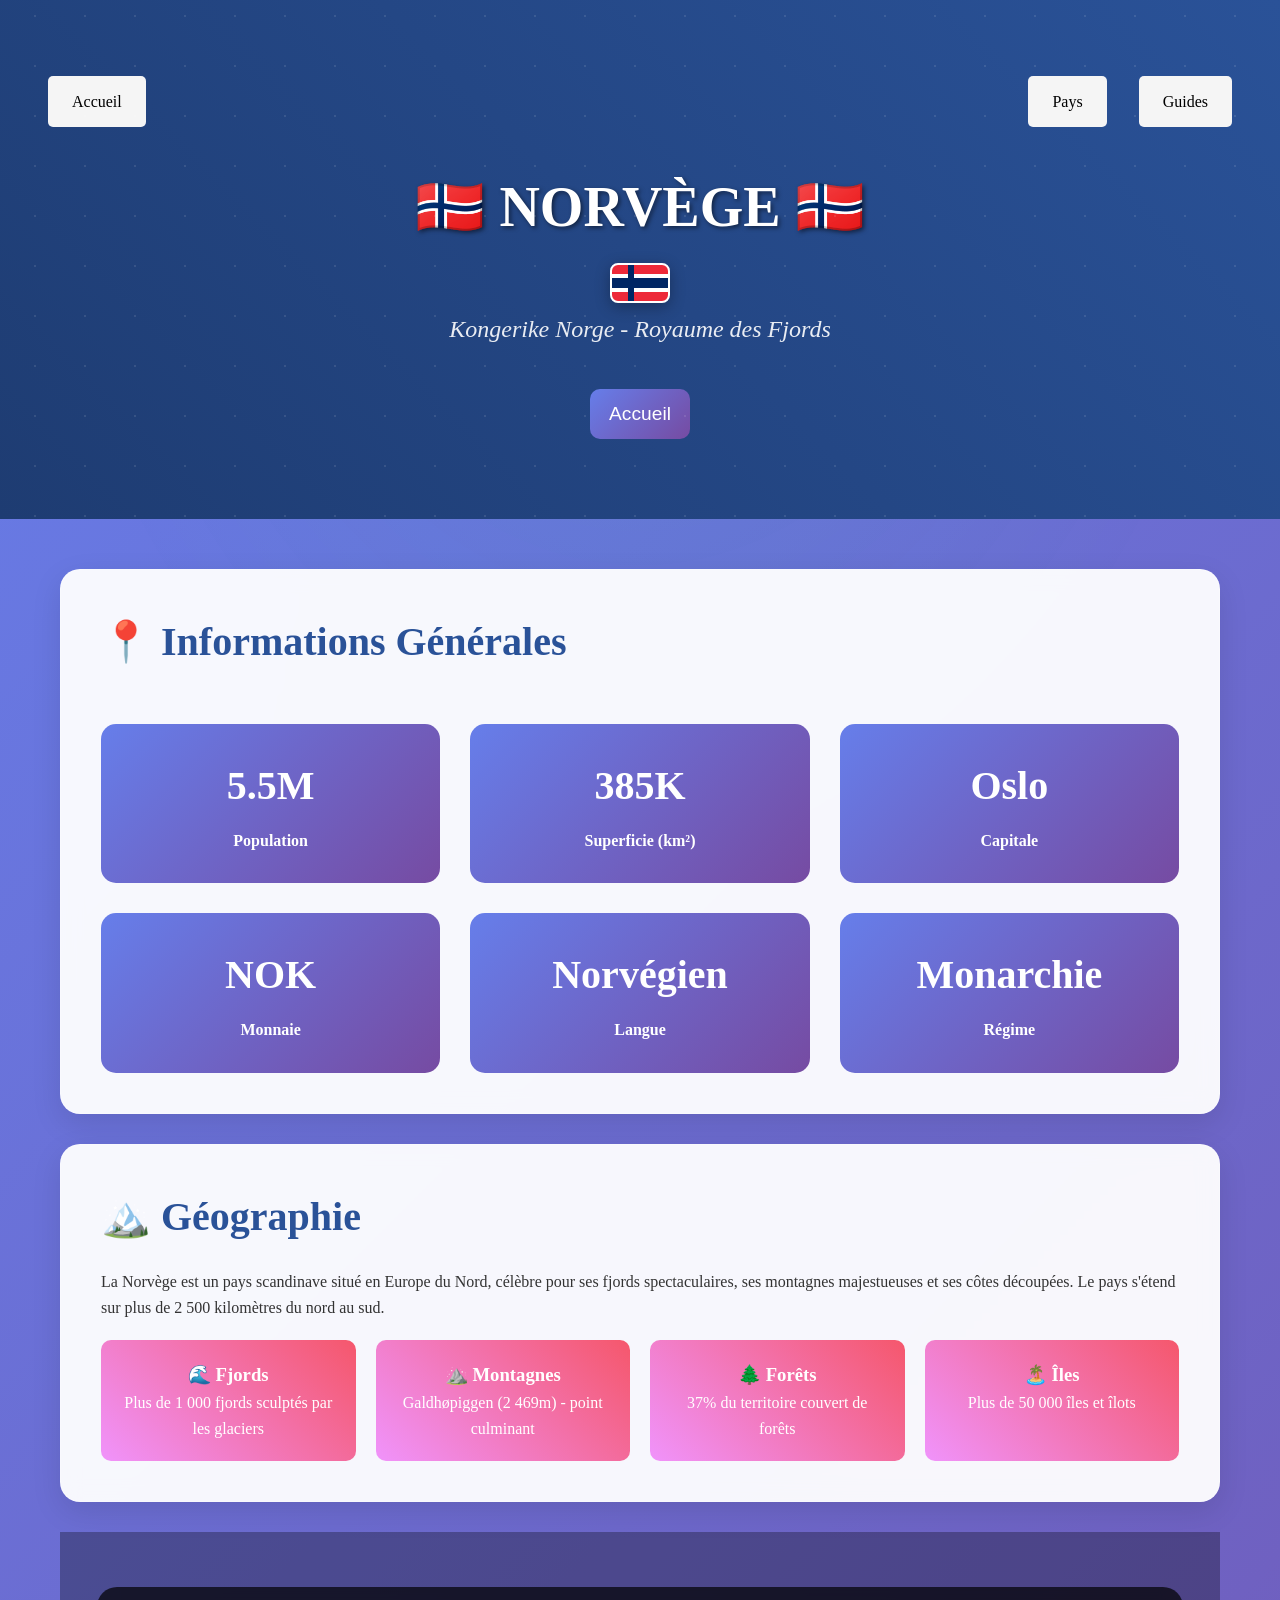
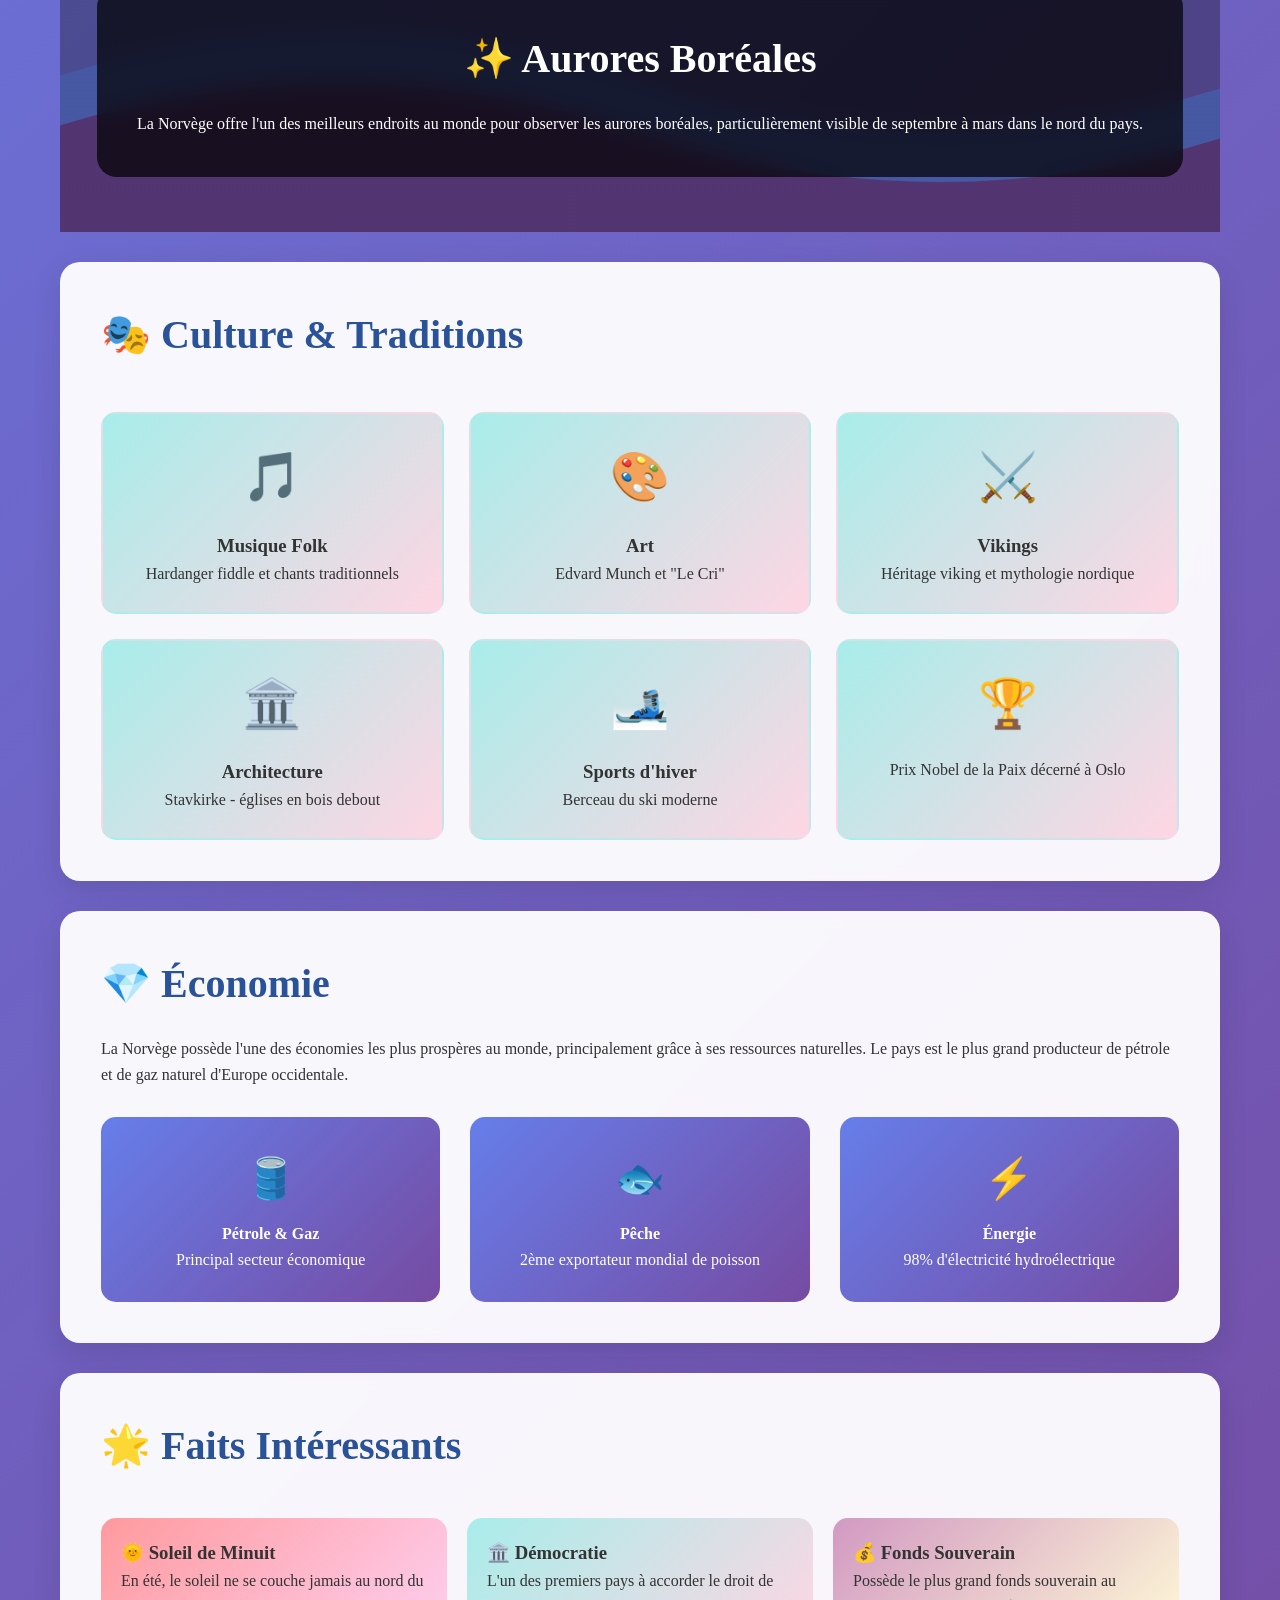
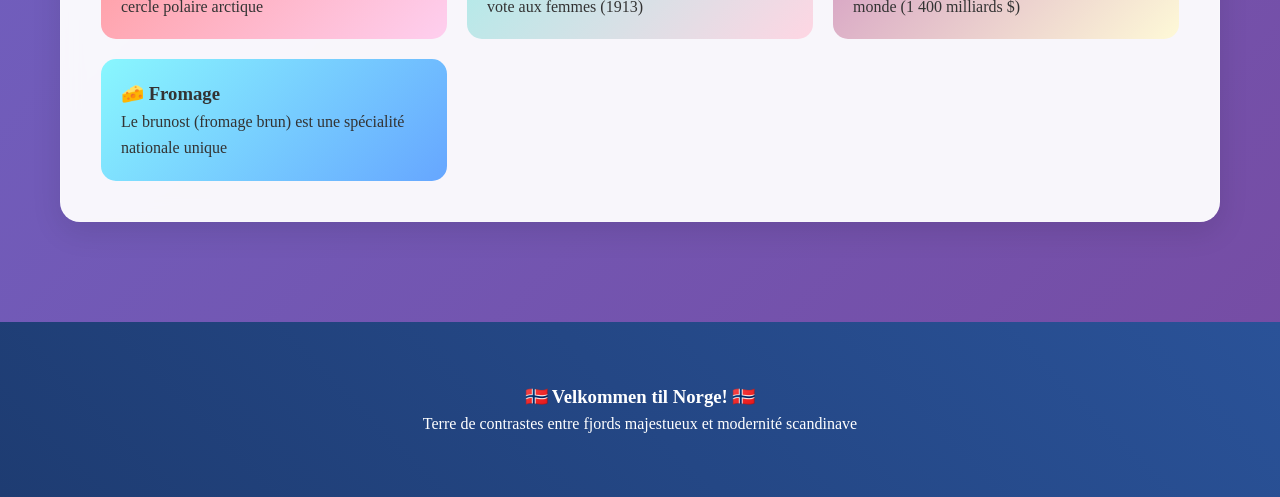
<file: Norvège/index.html>
<!DOCTYPE html>
<html lang="fr">

<head>
    <meta charset="UTF-8">
    <meta name="viewport" content="width=device-width, initial-scale=1.0">
    <link rel="stylesheet" href="style.css">
    <title>Document</title>
</head>

<body>
    <div class="northern-lights"></div>

    <header>
        <div class="footer-nav-bar">
      <nav>
        <ul>
          <li>
            <a href="../index.html" class="dropdown-toggle">Accueil</a>
          </li>
        </ul>
        <ul class="menus-nav">
          <li class="dropdown">
            <a href="#" class="dropdown-toggle">Pays</a>
            <ul class="dropdown-menu">
              <li><a href="../equateur.html">Equateur</a></li>
              <li><a href="/yannick/blackhole.html">???</a></li>
              <li><a href="../italie.html">Italie</a></li>
              <li><a href="../chine.html">Chine</a></li>
              <li><a href="/salah/maroc.html">Maroc</a></li>
              <li><a href="index.html">Norvège</a></li>
            </ul>
          </li>
          <li class="dropdown">
            <a href="#" class="dropdown-toggle">Guides</a>
            <ul class="dropdown-menu">
              <li><a href="../equateur.html">Justin</a></li>
              <li><a href="../chine.html">Bilal</a></li>
              <li><a href="../italie.html">Théo</a></li>
              <li><a href="/salah/maroc.html">Salah</a></li>
              <li><a href="/yannick/blackhole.html">Yannick</a>
              </li>
              <li><a href="index.html">Alex</a></li>
            </ul>
          </li>
        </ul>
      </nav>
        <div class="container">
            <h1>🇳🇴 NORVÈGE 🇳🇴</h1>
            <div class="flag"></div>
            <p class="subtitle">Kongerike Norge - Royaume des Fjords</p>
            <button class="button">
                Accueil
            </button>
        </div>
    </header>

    <div class="container">
        <section class="section">
            <h2>📍 Informations Générales</h2>
            <div class="facts-grid">
                <div class="fact-card">
                    <span class="fact-number">5.5M</span>
                    <strong>Population</strong>
                </div>
                <div class="fact-card">
                    <span class="fact-number">385K</span>
                    <strong>Superficie (km²)</strong>
                </div>
                <div class="fact-card">
                    <span class="fact-number">Oslo</span>
                    <strong>Capitale</strong>
                </div>
                <div class="fact-card">
                    <span class="fact-number">NOK</span>
                    <strong>Monnaie</strong>
                </div>
                <div class="fact-card">
                    <span class="fact-number">Norvégien</span>
                    <strong>Langue</strong>
                </div>
                <div class="fact-card">
                    <span class="fact-number">Monarchie</span>
                    <strong>Régime</strong>
                </div>
            </div>
        </section>

        <section class="section">
            <h2>🏔️ Géographie</h2>
            <p>La Norvège est un pays scandinave situé en Europe du Nord,
                célèbre pour ses fjords spectaculaires, ses montagnes
                majestueuses et ses côtes découpées. Le pays s'étend sur plus de
                2 500 kilomètres du nord au sud.</p>

            <div class="geography-features">
                <div class="feature">
                    <h3>🌊 Fjords</h3>
                    <p>Plus de 1 000 fjords sculptés par les glaciers</p>
                </div>
                <div class="feature">
                    <h3>⛰️ Montagnes</h3>
                    <p>Galdhøpiggen (2 469m) - point culminant</p>
                </div>
                <div class="feature">
                    <h3>🌲 Forêts</h3>
                    <p>37% du territoire couvert de forêts</p>
                </div>
                <div class="feature">
                    <h3>🏝️ Îles</h3>
                    <p>Plus de 50 000 îles et îlots</p>
                </div>
            </div>
        </section>

        <div class="parallax-section">
            <div class="parallax-content">
                <h2>✨ Aurores Boréales</h2>
                <p>La Norvège offre l'un des meilleurs endroits au monde pour
                    observer les aurores boréales, particulièrement visible de
                    septembre à mars dans le nord du pays.</p>
            </div>
        </div>

        <section class="section">
            <h2>🎭 Culture & Traditions</h2>
            <div class="culture-grid">
                <div class="culture-item">
                    <span class="culture-icon">🎵</span>
                    <h3>Musique Folk</h3>
                    <p>Hardanger fiddle et chants traditionnels</p>
                </div>
                <div class="culture-item">
                    <span class="culture-icon">🎨</span>
                    <h3>Art</h3>
                    <p>Edvard Munch et "Le Cri"</p>
                </div>
                <div class="culture-item">
                    <span class="culture-icon">⚔️</span>
                    <h3>Vikings</h3>
                    <p>Héritage viking et mythologie nordique</p>
                </div>
                <div class="culture-item">
                    <span class="culture-icon">🏛️</span>
                    <h3>Architecture</h3>
                    <p>Stavkirke - églises en bois debout</p>
                </div>
                <div class="culture-item">
                    <span class="culture-icon">🎿</span>
                    <h3>Sports d'hiver</h3>
                    <p>Berceau du ski moderne</p>
                </div>
                <div class="culture-item">
                    <span class="culture-icon">🏆</span>
                    <p>Prix Nobel de la Paix décerné à Oslo</p>
                </div>
            </div>
        </section>

        <section class="section">
            <h2>💎 Économie</h2>
            <p>La Norvège possède l'une des économies les plus prospères au
                monde, principalement grâce à ses ressources naturelles. Le pays
                est le plus grand producteur de pétrole et de gaz naturel
                d'Europe occidentale.</p>

            <div class="facts-grid">
                <div class="fact-card">
                    <span class="fact-number">🛢️</span>
                    <strong>Pétrole & Gaz</strong>
                    <p>Principal secteur économique</p>
                </div>
                <div class="fact-card">
                    <span class="fact-number">🐟</span>
                    <strong>Pêche</strong>
                    <p>2ème exportateur mondial de poisson</p>
                </div>
                <div class="fact-card">
                    <span class="fact-number">⚡</span>
                    <strong>Énergie</strong>
                    <p>98% d'électricité hydroélectrique</p>
                </div>
            </div>
        </section>

        <section class="section">
            <h2>🌟 Faits Intéressants</h2>
            <div
                style="display: grid; grid-template-columns: repeat(auto-fit, minmax(300px, 1fr)); gap: 20px; margin-top: 20px;">
                <div
                    style="background: linear-gradient(135deg, #ff9a9e 0%, #fecfef 100%); padding: 20px; border-radius: 15px;">
                    <h3>🌞 Soleil de Minuit</h3>
                    <p>En été, le soleil ne se couche jamais au nord du cercle
                        polaire arctique</p>
                </div>
                <div
                    style="background: linear-gradient(135deg, #a8edea 0%, #fed6e3 100%); padding: 20px; border-radius: 15px;">
                    <h3>🏛️ Démocratie</h3>
                    <p>L'un des premiers pays à accorder le droit de vote aux
                        femmes (1913)</p>
                </div>
                <div
                    style="background: linear-gradient(135deg, #d299c2 0%, #fef9d7 100%); padding: 20px; border-radius: 15px;">
                    <h3>💰 Fonds Souverain</h3>
                    <p>Possède le plus grand fonds souverain au monde (1 400
                        milliards $)</p>
                </div>
                <div
                    style="background: linear-gradient(135deg, #89f7fe 0%, #66a6ff 100%); padding: 20px; border-radius: 15px;">
                    <h3>🧀 Fromage</h3>
                    <p>Le brunost (fromage brun) est une spécialité nationale
                        unique</p>
                </div>
            </div>
        </section>
    </div>

    <footer>
        <div class="container">
            <h3>🇳🇴 Velkommen til Norge! 🇳🇴</h3>
            <p>Terre de contrastes entre fjords majestueux et modernité
                scandinave</p>
        </div>
    </footer>
    <script src="./script.js"></script>
</body>

</html>
</file>
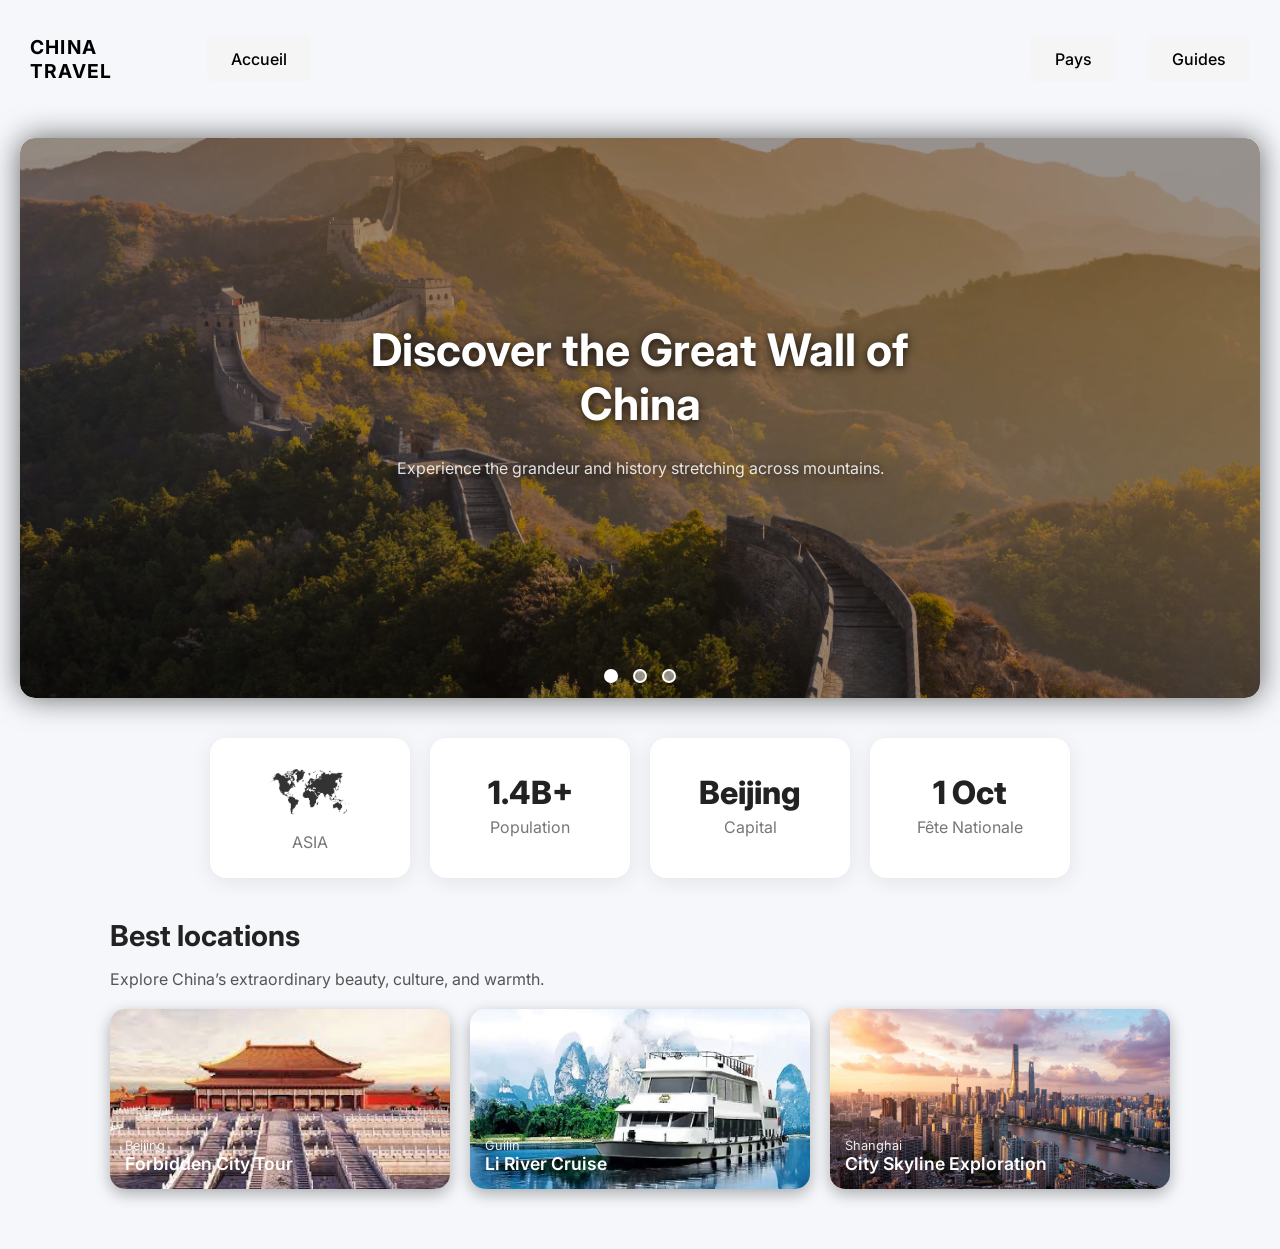
<file: chine.html>
<!DOCTYPE html>
<html lang="en">

<head>
  <meta charset="UTF-8" />
  <meta name="viewport" content="width=device-width, initial-scale=1" />
  <title>CHINA TRAVEL</title>
  <link rel="stylesheet" href="chine.css" />
</head>

<body>
  <header>
    <div class="logo">CHINA TRAVEL</div>
    <nav>
			<ul>
				<li>
					<a href="index.html" class="dropdown-toggle">Accueil</a>
				</li>
			</ul>
			<ul class="menus-nav">
				<li class="dropdown">
					<a href="#" class="dropdown-toggle">Pays</a>
					<ul class="dropdown-menu">
						<li><a href="equateur.html">Equateur</a></li>
						<li><a href="yannick/blackhole.html">???</a></li>
						<li><a href="italie.html">Italie</a></li>
						<li><a href="chine.html">Chine</a></li>
						<li><a href="salah/maroc.html">Maroc</a></li>
						<li><a href="Norvège/index.html">Norvège</a></li>
					</ul>
				</li>
				<li class="dropdown">
					<a href="#" class="dropdown-toggle">Guides</a>
					<ul class="dropdown-menu">
						<li><a href="equateur.html">Justin</a></li>
						<li><a href="chine.html">Bilal</a></li>
						<li><a href="italie.html">Théo</a></li>
						<li><a href="salah/maroc.html">Salah</a></li>
						<li><a href="yannick/blackhole.html">Yannick</a>
						</li>
						<li><a href="Norvège/index.html">Alex</a></li>
					</ul>
				</li>
			</ul>
		</nav>
  </header>

  <section class="hero">
    <input type="radio" name="slider" id="slide1" checked />
    <input type="radio" name="slider" id="slide2" />
    <input type="radio" name="slider" id="slide3" />

    <div class="slides">
      <div class="slide slide1">
        <div class="slide-content">
          <h1>Discover the Great Wall of China</h1>
          <p>Experience the grandeur and history stretching across mountains.
          </p>
        </div>
      </div>
      <div class="slide slide2">
        <div class="slide-content">
          <h1>Explore the Forbidden City</h1>
          <p>Step into the heart of ancient Chinese imperial culture.</p>
        </div>
      </div>
      <div class="slide slide3">
        <div class="slide-content">
          <h1>Relax at Li River</h1>
          <p>Discover stunning landscapes in Guilin’s serene river valley.</p>
        </div>
      </div>
    </div>

    <div class="pagination">
      <label for="slide1" aria-label="Slide 1"></label>
      <label for="slide2" aria-label="Slide 2"></label>
      <label for="slide3" aria-label="Slide 3"></label>
    </div>
  </section>

  <section class="info-cards">
    <div class="info-card">
      <div class="number">
        <img src="Assets/img/continent-icon.png">
      </div>
      <div class="label">ASIA</div>
    </div>
    <div class="info-card">
      <div class="number">1.4B+</div>
      <div class="label">Population</div>
    </div>
    <div class="info-card">
      <div class="number">Beijing</div>
      <div class="label">Capital</div>
    </div>
    <div class="info-card">
      <div class="number">1 Oct</div>
      <div class="label">Fête Nationale</div>
    </div>
  </section>


  <section class="tourism">
    <h3>Best locations</h3>
    <p>Explore China’s extraordinary beauty, culture, and warmth.</p>
    <div class="tourism-cards">
      <a href="#" class="tourism-card card1">
        <div class="tourism-card-info">
          <small>Beijing</small>
          <span>Forbidden City Tour</span>
        </div>
      </a>
      <a href="#" class="tourism-card card2">
        <div class="tourism-card-info">
          <small>Guilin</small>
          <span>Li River Cruise</span>
        </div>
      </a>
      <a href="#" class="tourism-card card3">
        <div class="tourism-card-info">
          <small>Shanghai</small>
          <span>City Skyline Exploration</span>
        </div>
      </a>
    </div>
  </section>
</body>

</html>
</file>
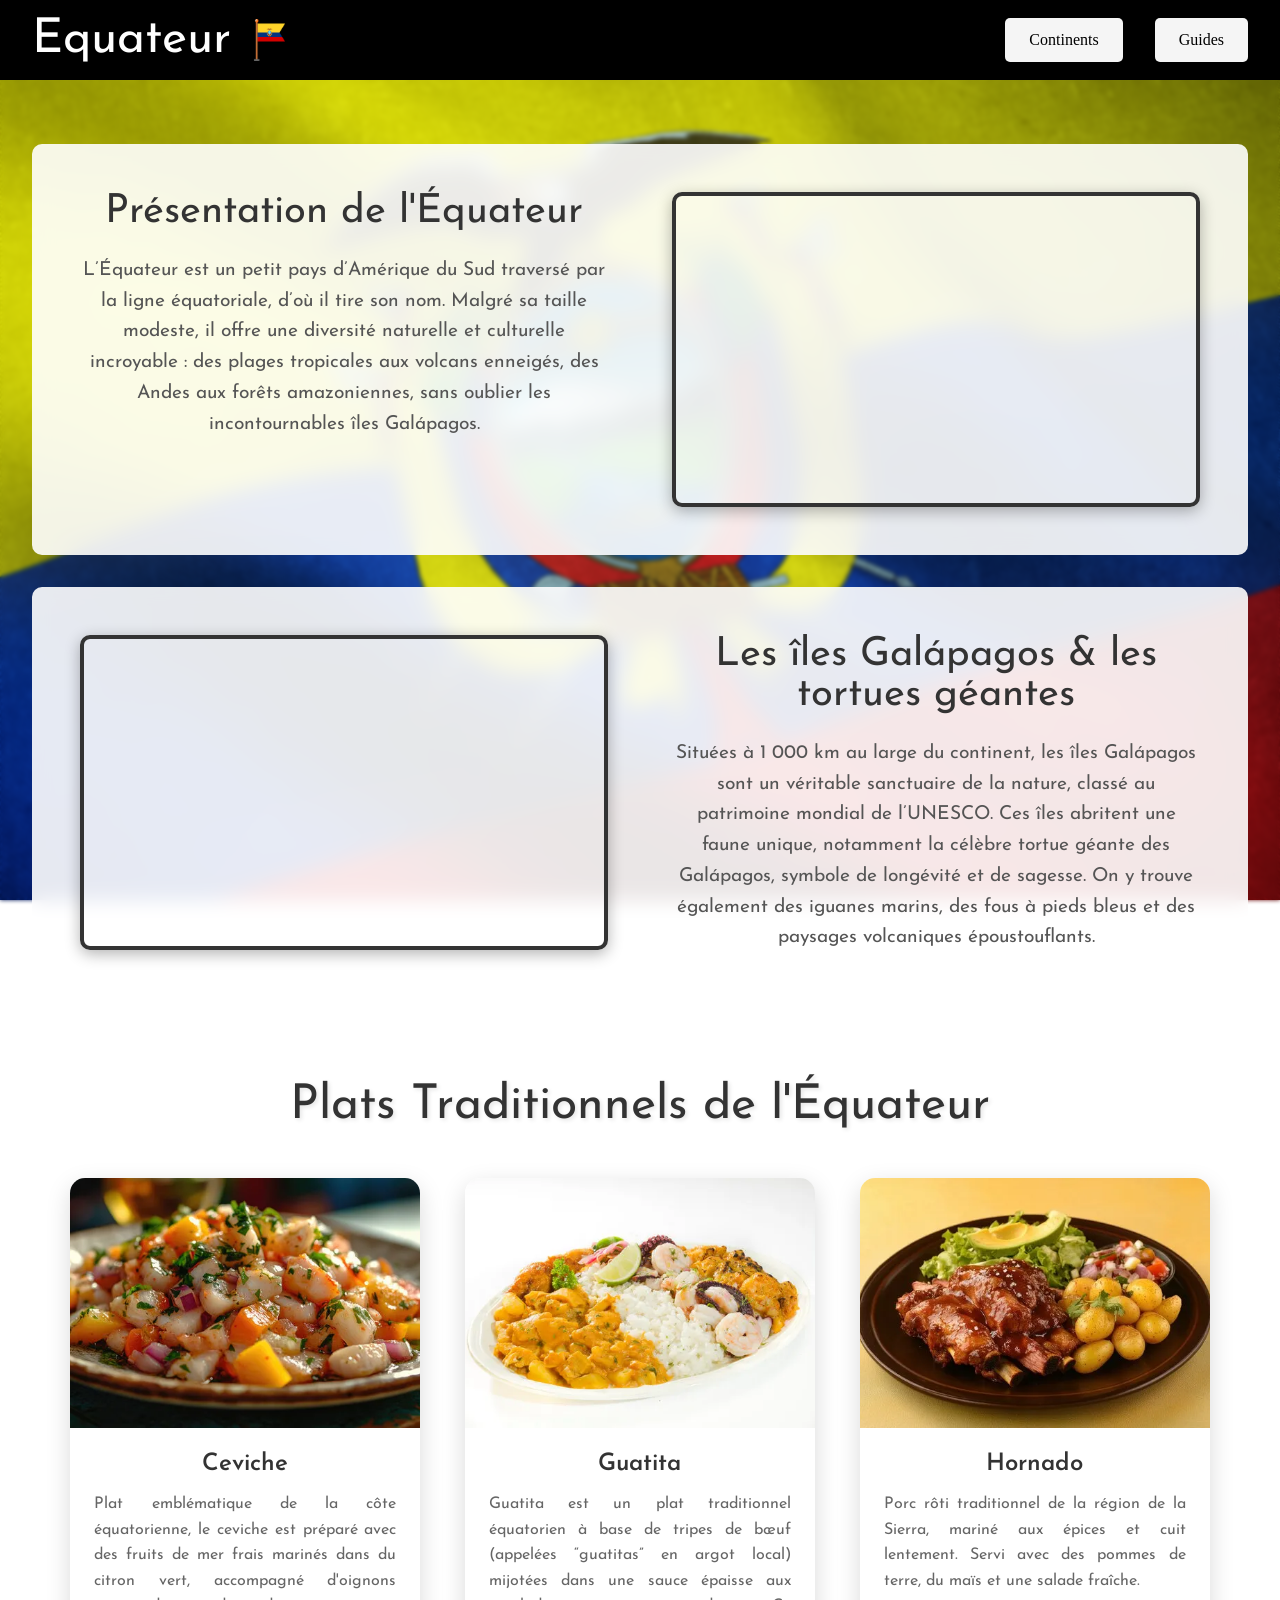
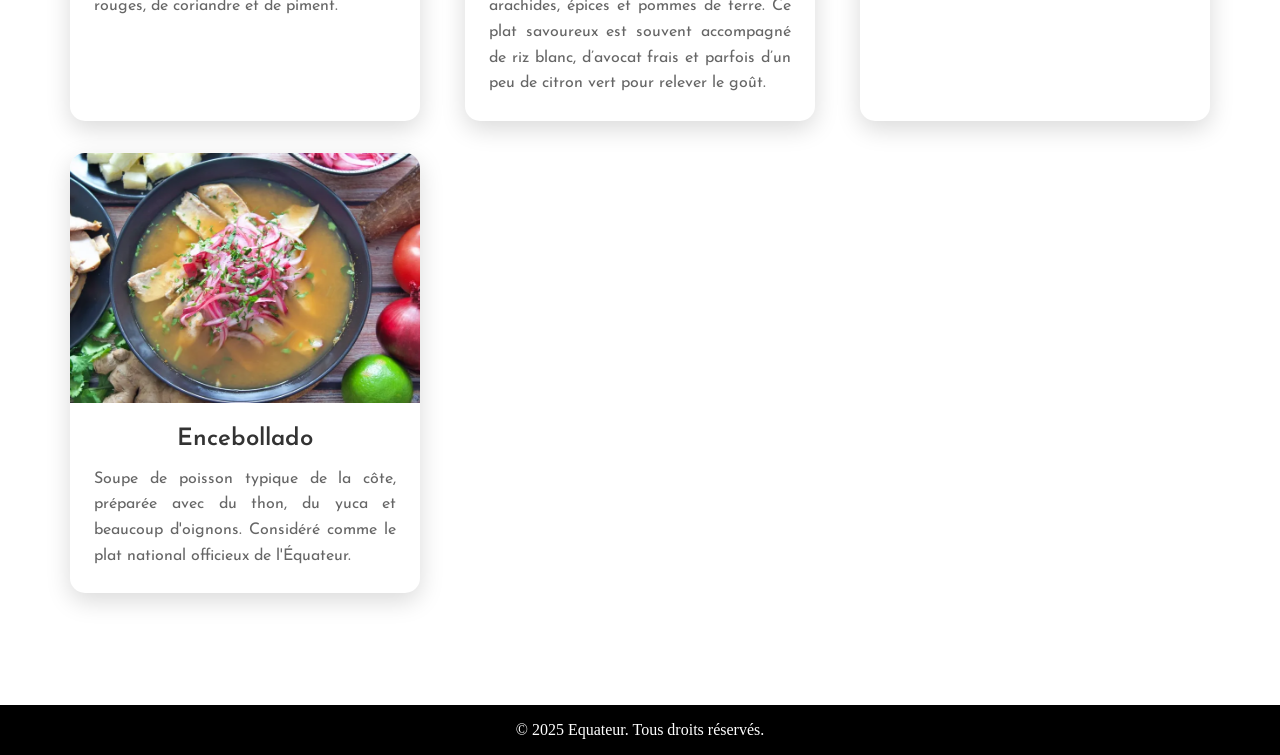
<file: equateur.html>
<!DOCTYPE html>
<html lang="en">
<head>
    <meta charset="UTF-8">
    <meta name="viewport" content="width=device-width, initial-scale=1.0">
    <link rel="preconnect" href="https://fonts.googleapis.com">
    <link rel="preconnect" href="https://fonts.gstatic.com" crossorigin>
    <link href="https://fonts.googleapis.com/css2?family=Josefin+Sans:ital,wght@0,100..700;1,100..700&family=Libre+Baskerville:ital,wght@0,400;0,700;1,400&family=Noto+Sans:ital,wght@0,100..900;1,100..900&display=swap" rel="stylesheet">
    <link rel="stylesheet" href="./equateur.css">
    <title>Equateur</title>
</head>
<body>
    <header>
        <div class="logo-header-container">
            <h1 class="josefin-sans-font">Equateur</h1>
            <img class="logo-header" src="/assets/img/icone-equateur.png" alt="Logo Equateur">
        </div>
        <nav>
            <ul class="menus-nav">
                <li class="dropdown">
                    <a href="#" class="dropdown-toggle">Continents</a>
                    <ul class="dropdown-menu">
                        <li><a href="#">Amérique</a></li>
                        <li><a href="#">Asie</a></li>
                        <li><a href="#">Europe</a></li>
                        <li><a href="#">Afrique</a></li>
                        <li><a href="#"></a></li>
                    </ul>
                </li>
                <li class="dropdown">
                    <a href="#" class="dropdown-toggle">Guides</a>
                    <ul class="dropdown-menu">
                        <li><a href="#">Equateur</a></li>
                        <li><a href="#">Japon</a></li>
                        <li><a href="/salah/maroc.html">Maroc</a></li>
                        <li><a href="#">Pays</a></li>
                        <li><a href="#">Pays</a></li>
                        <li><a href="#">Pays</a></li>
                    </ul>
                </li>
            </ul>
        </nav>
    </header>
    <main>
        <section class="intro-equateur">
            <div class="intro-content">
                <h2 class="josefin-sans-font">Présentation de l'Équateur</h2>
                <p class="josefin-sans-font">L’Équateur est un petit pays d’Amérique du Sud traversé par la ligne équatoriale, d’où il tire son nom. Malgré sa taille modeste, il offre une diversité naturelle et culturelle incroyable : des plages tropicales aux volcans enneigés, des Andes aux forêts amazoniennes, sans oublier les incontournables îles Galápagos.</p>
            </div>
            <div class="intro-video">
                <iframe 
                    width="560" height="315" 
                    src="https://www.youtube.com/embed/e-djKnsg1AI?si=YHffj13J1PYWcg4E" 
                    title="YouTube video player" frameborder="0" allow="accelerometer; 
                    autoplay; clipboard-write; encrypted-media; gyroscope; 
                    picture-in-picture; web-share" 
                    referrerpolicy="strict-origin-when-cross-origin" allowfullscreen>
                </iframe>
            </div>
        </section>
        <section class="galapagos-content">
            <div class="galapagos-video">
                <iframe 
                    width="560" height="315" 
                    src="https://www.youtube.com/embed/Bn_-m5gfQBQ?si=l4ZUgeoU9KQXVqLV" 
                    title="YouTube video player" frameborder="0" allow="accelerometer; 
                    autoplay; clipboard-write; encrypted-media; gyroscope; 
                    picture-in-picture; web-share" 
                    referrerpolicy="strict-origin-when-cross-origin" allowfullscreen>
                </iframe>
            </div>
            <div class="galapagos-text">
                <h2 class="josefin-sans-font">Les îles Galápagos & les tortues géantes</h2>
                <p class="josefin-sans-font">Situées à 1 000 km au large du continent, les îles Galápagos sont un véritable sanctuaire de la nature, classé au patrimoine mondial de l’UNESCO. Ces îles abritent une faune unique, notamment la célèbre tortue géante des Galápagos, symbole de longévité et de sagesse. On y trouve également des iguanes marins, des fous à pieds bleus et des paysages volcaniques époustouflants.</p>
            </div>
        </section>
        
        <section class="plats-traditionnels">
            <h2 class="josefin-sans-font section-title">Plats Traditionnels de l'Équateur</h2>
            <div class="cards-container">
                <div class="food-card">
                    <div class="card-image">
                        <img src="./assets/img/ceviche.webp" alt="Ceviche équatorien">
                    </div>
                    <div class="card-content">
                        <h3 class="josefin-sans-font">Ceviche</h3>
                        <p class="josefin-sans-font">Plat emblématique de la côte équatorienne, le ceviche est préparé avec des fruits de mer frais marinés dans du citron vert, accompagné d'oignons rouges, de coriandre et de piment.</p>
                    </div>
                </div>
                
                <div class="food-card">
                    <div class="card-image">
                        <img src="./assets/img/guatita.webp" alt="Guatita">
                    </div>
                    <div class="card-content">
                        <h3 class="josefin-sans-font">Guatita</h3>
                        <p class="josefin-sans-font">Guatita est un plat traditionnel équatorien à base de tripes de bœuf (appelées “guatitas” en argot local) mijotées dans une sauce épaisse aux arachides, épices et pommes de terre. Ce plat savoureux est souvent accompagné de riz blanc, d’avocat frais et parfois d’un peu de citron vert pour relever le goût.</p>
                    </div>
                </div>
                
                <div class="food-card">
                    <div class="card-image">
                        <img src="./assets/img/hornado.webp" alt="Hornado">
                    </div>
                    <div class="card-content">
                        <h3 class="josefin-sans-font">Hornado</h3>
                        <p class="josefin-sans-font">Porc rôti traditionnel de la région de la Sierra, mariné aux épices et cuit lentement. Servi avec des pommes de terre, du maïs et une salade fraîche.</p>
                    </div>
                </div>
                
                <div class="food-card">
                    <div class="card-image">
                        <img src="./assets/img/encebollado.webp" alt="Encebollado">
                    </div>
                    <div class="card-content">
                        <h3 class="josefin-sans-font">Encebollado</h3>
                        <p class="josefin-sans-font">Soupe de poisson typique de la côte, préparée avec du thon, du yuca et beaucoup d'oignons. Considéré comme le plat national officieux de l'Équateur.</p>
                    </div>
                </div>
            </div>
        </section>
    </main>
    <footer>
        <p>© 2025 Equateur. Tous droits réservés.</p>
    </footer>    
</body>
</html>
</file>
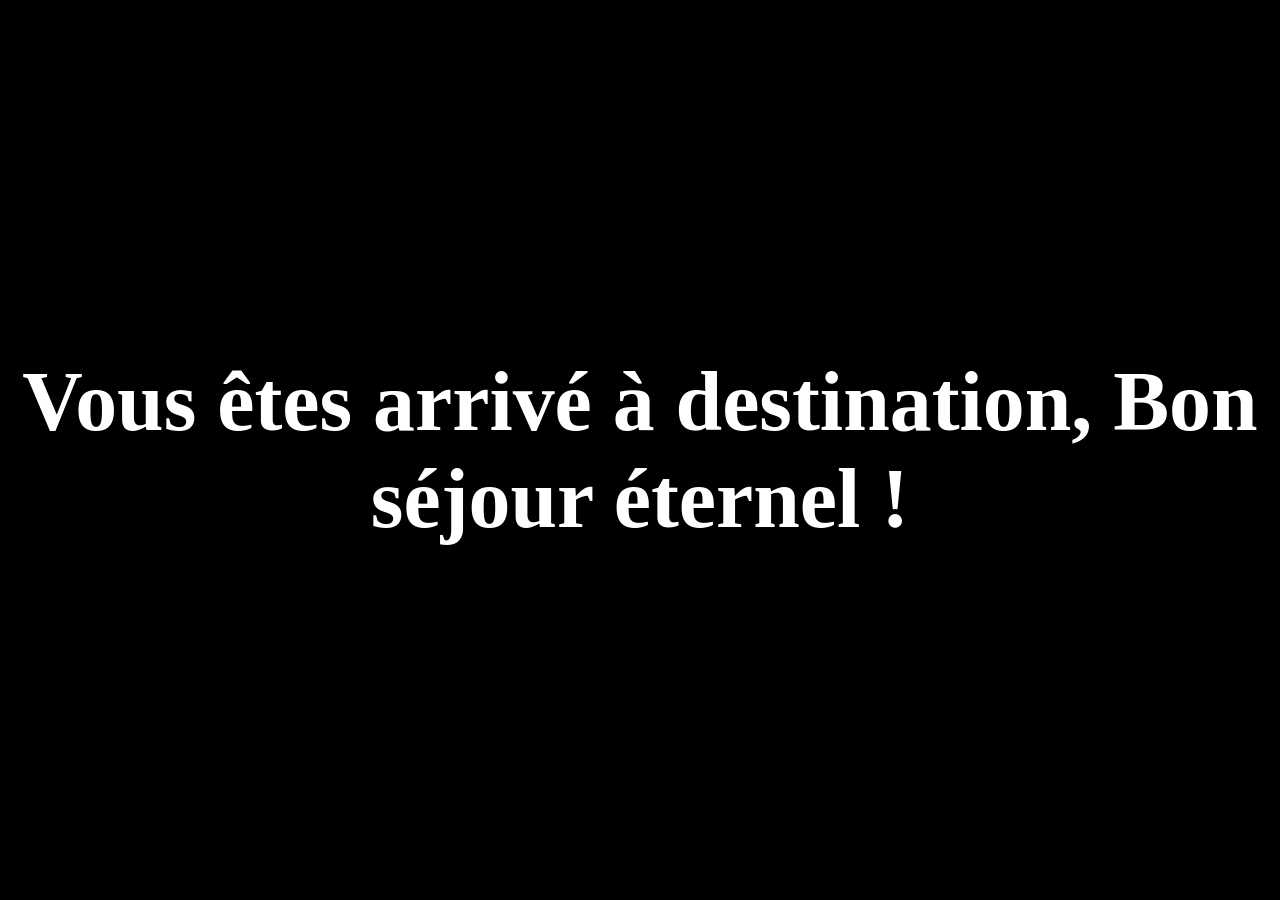
<file: yannick/destination.html>
<!DOCTYPE html>
<html lang="en">

<head>
  <meta charset="UTF-8" />
  <meta name="viewport" content="width=device-width, initial-scale=1.0" />
  <title>Destination</title>
  <link rel="stylesheet" href="blackhole.css" />
</head>

<body>
  <main class="destination">
    <h1 class="end-of-destination">
      Vous êtes arrivé à destination, Bon séjour éternel !
    </h1>
  </main>
</body>

</html>
</file>
<file: Norvège/style.css>
* {
	margin: 0;
	padding: 0;
	box-sizing: border-box;
}

body {
	font-family: 'Georgia', serif;
	line-height: 1.6;
	color: #333;
	background: linear-gradient(135deg, #667eea 0%, #764ba2 100%);
	overflow-x: hidden;
}

/* header nav begin */

nav {
  display: flex;
  justify-content: space-between;
  align-items: center;
  width: 100%;
  padding: 1rem 3rem;
  box-sizing: border-box;
}

nav ul {
	list-style: none;
}


.menus-nav {
	list-style: none;
	display: flex;
	gap: 2rem;
	margin: 0;
	padding: 0;
}

.logo-header-container {
	display: flex;
	flex-direction: row;
	gap: 1rem;
}

.logo-header {
	width: 5vh;
}

.dropdown {
	position: relative;
}

.dropdown-toggle {
	display: block;
	padding: 0.8rem 1.5rem;
	text-decoration: none;
	color: black;
	background-color: whitesmoke;
	border-radius: 5px;
	transition: all 0.3s ease;
	font-weight: 500;
}

.dropdown-toggle:hover {
	background-color: yellow;
	transform: translateY(-2px);
}

.dropdown-menu {
	position: absolute;
	top: 100%;
	left: 0;
	min-width: 200px;
	background-color: rgba(255, 255, 255, 0.95);
	backdrop-filter: blur(10px);
	border-radius: 8px;
	box-shadow: 0 4px 15px rgba(0, 0, 0, 0.2);
	list-style: none;
	margin: 0;
	padding: 0.5rem 0;
	opacity: 0;
	visibility: hidden;
	transform: translateY(-10px);
	transition: all 0.3s ease;
	z-index: 1000;
}

.dropdown:hover .dropdown-menu {
	opacity: 1;
	visibility: visible;
	transform: translateY(0);
}

.dropdown-menu li {
	margin: 0;
}

.dropdown-menu a {
	display: block;
	padding: 0.7rem 1.5rem;
	text-decoration: none;
	color: #333;
	transition: all 0.3s ease;
	font-weight: 400;
}

.dropdown-menu a:hover {
	background-color: rgba(0, 0, 0, 0.1);
	color: #000;
	padding-left: 2rem;
}

/* nav header end */

.container {
	max-width: 1200px;
	margin: 0 auto;
	padding: 20px;
}

header {
	text-align: center;
	padding: 60px 0;
	background: linear-gradient(45deg, #1e3c72, #2a5298);
	color: white;
	position: relative;
	overflow: hidden;
}

header::before {
	content: '';
	position: absolute;
	top: -50%;
	left: -50%;
	width: 200%;
	height: 200%;
	background: radial-gradient(
		circle,
		rgba(255, 255, 255, 0.1) 1px,
		transparent 1px
	);
	background-size: 50px 50px;
	animation: float 20s infinite linear;
}

@keyframes float {
	0% {
		transform: translateY(0) rotate(0deg);
	}
	100% {
		transform: translateY(-50px) rotate(360deg);
	}
}

.button {
	border: none;
	height: 50px;
	width: 100px;
	border-radius: 10px;
	margin-top: 40px;
	background: linear-gradient(135deg, #667eea 0%, #764ba2 100%);
	color: white;
	font-family: Verdana, Geneva, Tahoma, sans-serif;
	font-size: 1.2em;
}

h1 {
	font-size: 3.5em;
	margin-bottom: 10px;
	text-shadow: 2px 2px 4px rgba(0, 0, 0, 0.5);
	animation: glow 2s ease-in-out infinite alternate;
}

@keyframes glow {
	from {
		text-shadow: 2px 2px 4px rgba(0, 0, 0, 0.5),
			0 0 10px rgba(255, 255, 255, 0.2);
	}
	to {
		text-shadow: 2px 2px 4px rgba(0, 0, 0, 0.5),
			0 0 20px rgba(255, 255, 255, 0.4);
	}
}

.subtitle {
	font-size: 1.5em;
	opacity: 0.9;
	font-style: italic;
}

.flag {
	display: inline-block;
	width: 60px;
	height: 40px;
	margin: 0 15px;
	border: 2px solid white;
	border-radius: 8px;
	background: linear-gradient(
		to bottom,
		#ed2939 0%,
		#ed2939 25%,
		#fff 25%,
		#fff 35%,
		#002664 35%,
		#002664 65%,
		#fff 65%,
		#fff 75%,
		#ed2939 75%,
		#ed2939 100%
	);
	position: relative;
	box-shadow: 0 4px 15px rgba(0, 0, 0, 0.3);
	animation: wave 3s ease-in-out infinite;
}

@keyframes wave {
	0%,
	100% {
		transform: rotate(0deg);
	}
	25% {
		transform: rotate(-2deg);
	}
	75% {
		transform: rotate(2deg);
	}
}

.flag::before {
	content: '';
	position: absolute;
	left: 16px;
	top: 0;
	width: 6px;
	height: 100%;
	background: #002664;
}

.section {
	background: rgba(255, 255, 255, 0.95);
	margin: 30px 0;
	padding: 40px;
	border-radius: 20px;
	box-shadow: 0 10px 30px rgba(0, 0, 0, 0.1);
	backdrop-filter: blur(10px);
	border: 1px solid rgba(255, 255, 255, 0.2);
	transition: transform 0.3s ease, box-shadow 0.3s ease;
}

.section:hover {
	transform: translateY(-5px);
	box-shadow: 0 20px 40px rgba(0, 0, 0, 0.2);
}

.section h2 {
	font-size: 2.5em;
	margin-bottom: 20px;
	color: #2a5298;
	position: relative;
	display: inline-block;
}

.section h2::after {
	content: '';
	position: absolute;
	bottom: -5px;
	left: 0;
	width: 0;
	height: 3px;
	background: linear-gradient(90deg, #ed2939, #002664);
	transition: width 0.3s ease;
}

.section:hover h2::after {
	width: 100%;
}

.facts-grid {
	display: grid;
	grid-template-columns: repeat(auto-fit, minmax(300px, 1fr));
	gap: 30px;
	margin-top: 30px;
}

.fact-card {
	background: linear-gradient(135deg, #667eea 0%, #764ba2 100%);
	color: white;
	padding: 30px;
	border-radius: 15px;
	text-align: center;
	transition: transform 0.3s ease;
	position: relative;
	overflow: hidden;
}

.fact-card::before {
	content: '';
	position: absolute;
	top: 0;
	left: -100%;
	width: 100%;
	height: 100%;
	background: linear-gradient(
		90deg,
		transparent,
		rgba(255, 255, 255, 0.2),
		transparent
	);
	transition: left 0.5s ease;
}

.fact-card:hover::before {
	left: 100%;
}

.fact-card:hover {
	transform: scale(1.05);
}

.fact-number {
	font-size: 2.5em;
	font-weight: bold;
	display: block;
	margin-bottom: 10px;
}

.geography-features {
	display: grid;
	grid-template-columns: repeat(auto-fit, minmax(250px, 1fr));
	gap: 20px;
	margin-top: 20px;
}

.feature {
	background: linear-gradient(45deg, #f093fb 0%, #f5576c 100%);
	color: white;
	padding: 20px;
	border-radius: 10px;
	text-align: center;
	transition: all 0.3s ease;
}

.feature:hover {
	transform: translateY(-3px) scale(1.02);
	box-shadow: 0 10px 20px rgba(0, 0, 0, 0.2);
}

.culture-grid {
	display: grid;
	grid-template-columns: repeat(auto-fit, minmax(280px, 1fr));
	gap: 25px;
	margin-top: 25px;
}

.culture-item {
	background: linear-gradient(135deg, #a8edea 0%, #fed6e3 100%);
	padding: 25px;
	border-radius: 15px;
	text-align: center;
	transition: transform 0.3s ease;
	border: 2px solid transparent;
}

.culture-item:hover {
	transform: scale(1.05);
	border-color: #764ba2;
}

.culture-icon {
	font-size: 3em;
	margin-bottom: 15px;
	display: block;
}

.parallax-section {
	height: 300px;
	background: linear-gradient(rgba(0, 0, 0, 0.3), rgba(0, 0, 0, 0.3)),
		url('data:image/svg+xml,<svg xmlns="http://www.w3.org/2000/svg" viewBox="0 0 1200 300"><path d="M0,150 Q300,50 600,150 T1200,150 L1200,300 L0,300 Z" fill="%23667eea"/><path d="M0,200 Q300,100 600,200 T1200,200 L1200,300 L0,300 Z" fill="%23764ba2"/></svg>');
	background-size: cover;
	background-attachment: fixed;
	background-position: center;
	display: flex;
	align-items: center;
	justify-content: center;
	color: white;
	text-align: center;
}

.parallax-content {
	background: rgba(0, 0, 0, 0.7);
	padding: 40px;
	border-radius: 20px;
	backdrop-filter: blur(10px);
}

.parallax-content h2 {
	font-size: 2.5em;
	margin-bottom: 20px;
	color: white;
}

footer {
	background: linear-gradient(45deg, #1e3c72, #2a5298);
	color: white;
	text-align: center;
	padding: 40px 0;
	margin-top: 50px;
}

.northern-lights {
	position: fixed;
	top: 0;
	left: 0;
	width: 100%;
	height: 100%;
	pointer-events: none;
	z-index: -1;
	background: radial-gradient(
		ellipse at top,
		rgba(0, 255, 150, 0.1) 0%,
		transparent 70%
	);
	animation: aurora 8s ease-in-out infinite alternate;
}

@keyframes aurora {
	0% {
		opacity: 0.3;
		transform: translateY(0);
	}
	100% {
		opacity: 0.1;
		transform: translateY(-20px);
	}
}

@media (max-width: 768px) {
	h1 {
		font-size: 2.5em;
	}
	.section {
		padding: 20px;
		margin: 20px 0;
	}
	.facts-grid,
	.geography-features,
	.culture-grid {
		grid-template-columns: 1fr;
	}
}
</file>
<file: chine.css>
@import url('https://fonts.googleapis.com/css2?family=Inter:wght@400;600&display=swap');

html {
	scroll-behavior: smooth;
}

* {
	box-sizing: border-box;
}

body {
	margin: 0;
	font-family: 'Inter', sans-serif;
	background: #f5f7fa;
	color: #222;
}

/* Header */


nav {
	display: flex;
	justify-content: space-between;
	align-items: center;
	width: 100%;
}

.menus-nav {
	list-style: none;
	display: flex;
	gap: 2rem;
	margin: 0;
	padding: 0;
}

.logo-header-container {
	display: flex;
	flex-direction: row;
	gap: 1rem;
}

.logo-header {
	width: 5vh;
}

.dropdown {
	position: relative;
}

.dropdown-toggle {
	display: block;
	padding: 0.8rem 1.5rem;
	text-decoration: none;
	color: black;
	background-color: whitesmoke;
	border-radius: 5px;
	transition: all 0.3s ease;
	font-weight: 500;
}

.dropdown-toggle:hover {
	background-color: yellow;
	transform: translateY(-2px);
}

.dropdown-menu {
	position: absolute;
	top: 100%;
	left: 0;
	min-width: 200px;
	background-color: rgba(255, 255, 255, 0.95);
	backdrop-filter: blur(10px);
	border-radius: 8px;
	box-shadow: 0 4px 15px rgba(0, 0, 0, 0.2);
	list-style: none;
	margin: 0;
	padding: 0.5rem 0;
	opacity: 0;
	visibility: hidden;
	transform: translateY(-10px);
	transition: all 0.3s ease;
	z-index: 1000;
}

.dropdown:hover .dropdown-menu {
	opacity: 1;
	visibility: visible;
	transform: translateY(0);
}

.dropdown-menu li {
	margin: 0;
}

.dropdown-menu a {
	display: block;
	padding: 0.7rem 1.5rem;
	text-decoration: none;
	color: #333;
	transition: all 0.3s ease;
	font-weight: 400;
}

.dropdown-menu a:hover {
	background-color: rgba(0, 0, 0, 0.1);
	color: #000;
	padding-left: 2rem;
}

header ul{
	list-style: none;
}

header {
	display: flex;
	justify-content: space-between;
	align-items: center;
	padding: 20px 30px;
	background: transparent;
	position: relative;
	z-index: 10;
}

.logo {
	font-weight: 700;
	color: black;
	font-size: 1.2rem;
	letter-spacing: 1.2px;
}

/* Hero Carousel */
.hero {
	position: relative;
	height: 560px;
	border-radius: 15px;
	margin: 20px;
	overflow: hidden;
	box-shadow: 0 0 30px rgb(0 0 0 / 0.6);
	color: white;
	font-weight: 700;
}

input[type='radio'] {
	display: none;
}

.slides {
	position: relative;
	width: 100%;
	height: 100%;
}

/* Slide styling */
.slide {
	position: absolute;
	inset: 0;
	border-radius: 15px;
	background-repeat: no-repeat;
	background-position: center center;
	background-size: cover;
	display: flex;
	justify-content: center;
	align-items: center;
	text-align: center;
	padding: 0 20px;
	opacity: 0;
	pointer-events: none;
	transition: opacity 0.7s ease-in-out;
	flex-direction: column;
	background-color: #000;
}

/* Background images for slides */
.slide1 {
	background-image: url('Assets/img/chine-background-slide1.jpg');
	width: 100%;
	height: 100%;
}

.slide2 {
	background-image: url('Assets/img/chine-background-slide2.jpg');
	width: 100%;
	height: 100%;
}

.slide3 {
	background-image: url('Assets/img/chine-background-slide3.jpg');
	width: 100%;
	height: 100%;
}

/* Overlay for readability */
.slide::before {
	content: '';
	position: absolute;
	inset: 0;
	background: rgba(0, 0, 0, 0.4);
	border-radius: 15px;
	z-index: 1;
}

/* Text content */
.slide-content {
	position: relative;
	z-index: 2;
	color: white;
	font-weight: 700;
	max-width: 600px;
	margin: 0 auto;
	display: flex;
	flex-direction: column;
	justify-content: center;
	height: 100%;
	padding-bottom: 40px;
	text-align: center;
}

.slide-content h1 {
	font-size: 2.8rem;
	line-height: 1.2;
	margin-bottom: 10px;
	text-shadow: 0 2px 8px rgba(0, 0, 0, 0.8);
}

.slide-content p {
	font-weight: 400;
	font-size: 1rem;
	margin-bottom: 30px;
	opacity: 0.85;
	text-shadow: 0 2px 8px rgba(0, 0, 0, 0.7);
}

/* Show active slide */
#slide1:checked ~ .slides .slide1,
#slide2:checked ~ .slides .slide2,
#slide3:checked ~ .slides .slide3 {
	opacity: 1;
	pointer-events: auto;
	position: relative;
	z-index: 2;
}

/* Pagination dots */
.pagination {
	position: absolute;
	bottom: 15px;
	left: 50%;
	transform: translateX(-50%);
	display: flex;
	gap: 15px;
	z-index: 3;
}

.pagination label {
	cursor: pointer;
	width: 14px;
	height: 14px;
	background: rgba(255 255 255 / 0.5);
	border-radius: 50%;
	display: block;
	transition: background 0.3s ease;
	border: 2px solid white;
}

#slide1:checked ~ .pagination label[for='slide1'],
#slide2:checked ~ .pagination label[for='slide2'],
#slide3:checked ~ .pagination label[for='slide3'] {
	background: white;
}

.info-cards {
	max-width: 900px;
	margin: 40px auto;
	display: flex;
	flex-wrap: wrap;
	gap: 20px;
	justify-content: center;
	padding: 0 20px;
}

.info-card {
	background: white;
	border-radius: 16px;
	box-shadow: 0 4px 20px rgba(0, 0, 0, 0.08);
	flex: 1 1 150px; /* Responsive width */
	max-width: 200px;
	height: 140px;
	display: flex;
	flex-direction: column;
	justify-content: center;
	align-items: center;
	cursor: default;
	user-select: none;
	transition: box-shadow 0.3s ease;
}

.info-card:hover {
	box-shadow: 0 6px 30px rgba(0, 0, 0, 0.15);
}

.number {
	font-weight: 800;
	font-size: 2rem;
	color: #222;
	margin-bottom: 8px;
	line-height: 1;
	text-align: center;
}

.number img {
	width: 100px;
	max-width: 100%;
	height: auto;
}

.label {
	font-weight: 400;
	font-size: 1rem;
	color: #777;
	text-align: center;
	line-height: 1.3;
}

/* Tourism section */
.tourism {
	max-width: 1100px;
	margin: 0 auto 60px auto;
	padding: 0 20px;
}

.tourism h3 {
	font-weight: 700;
	font-size: 1.8rem;
	margin-bottom: 6px;
	color: #222;
}

.tourism p {
	font-weight: 400;
	margin-bottom: 20px;
	color: #555;
}

.tourism-cards {
	display: flex;
	gap: 20px;
	flex-wrap: wrap;
	justify-content: center;
}

.tourism-card {
	position: relative;
	flex: 1 1 300px;
	height: 180px;
	background-size: cover;
	background-position: center;
	border-radius: 15px;
	color: white;
	text-decoration: none;
	box-shadow: 0 5px 15px rgb(0 0 0 / 0.3);
	display: flex;
	align-items: flex-end;
	padding: 15px;
	transition: transform 0.3s ease;
}

.tourism-card:hover {
	transform: scale(1.05);
}

.tourism-card-info {
	z-index: 2;
}

.tourism-card small {
	display: block;
	font-size: 0.8rem;
	opacity: 0.9;
}

.tourism-card span {
	font-weight: 600;
	font-size: 1.1rem;
}

/* Tourism cards backgrounds */
.card1 {
	background-image: url('Assets/img/chine-background-card1.jpg');
}

.card2 {
	background-image: url('Assets/img/chine-background-card2.jpg');
}

.card3 {
	background-image: url('Assets/img/chine-background-card3.webp');
}
</file>
<file: equateur.css>
* {
    margin: 0;
    padding: 0;
    box-sizing: border-box;
}

html {
    margin: 0;
    padding: 0;
    width: 100%;
    overflow-x: hidden;
}

body {
    background-image: url(./assets/img/bgequateur3.jpg);
    background-size: cover;
    background-position: center;
    background-repeat: no-repeat;
    background-attachment: fixed;
    min-height: 100vh;
    margin: 0;
    padding: 0;
    position: relative;
    width: 100%;
    overflow-x: hidden;
    display: flex;
    flex-direction: column;
}

body::before {
    content: '';
    position: fixed;
    top: 0;
    left: 0;
    width: 100%;
    height: 100%;
    background-image: url(./assets/img/bgequateur3.jpg);
    background-size: cover;
    background-position: center;
    background-repeat: no-repeat;
    filter: blur(2px);
    z-index: -1;
}


.josefin-sans-font {
  font-family: "Josefin Sans", sans-serif;
  font-optical-sizing: auto;
  font-weight: 400;
  font-style: normal;
}

/* Styles pour la navigation et les menus déroulants */
.menus-nav {
    list-style: none;
    display: flex;
    gap: 2rem;
    margin: 0;
    padding: 0;
}

.logo-header-container {
    display: flex;
    flex-direction: row;
    gap: 1rem;
}

.logo-header {
    width: 5vh;
}

.dropdown {
    position: relative;
}

.dropdown-toggle {
    display: block;
    padding: 0.8rem 1.5rem;
    text-decoration: none;
    color: black;
    background-color:whitesmoke;
    border-radius: 5px;
    transition: all 0.3s ease;
    font-weight: 500;
}

.dropdown-toggle:hover {
    background-color: yellow;
    transform: translateY(-2px);
}

.dropdown-menu {
    position: absolute;
    top: 100%;
    left: 0;
    min-width: 200px;
    background-color: rgba(255, 255, 255, 0.95);
    backdrop-filter: blur(10px);
    border-radius: 8px;
    box-shadow: 0 4px 15px rgba(0, 0, 0, 0.2);
    list-style: none;
    margin: 0;
    padding: 0.5rem 0;
    opacity: 0;
    visibility: hidden;
    transform: translateY(-10px);
    transition: all 0.3s ease;
    z-index: 1000;
}

.dropdown:hover .dropdown-menu {
    opacity: 1;
    visibility: visible;
    transform: translateY(0);
}

.dropdown-menu li {
    margin: 0;
}

.dropdown-menu a {
    display: block;
    padding: 0.7rem 1.5rem;
    text-decoration: none;
    color: #333;
    transition: all 0.3s ease;
    font-weight: 400;
}

.dropdown-menu a:hover {
    background-color: rgba(0, 0, 0, 0.1);
    color: #000;
    padding-left: 2rem;
}

/* Styles pour le header */
header {
    background-color: black;
    padding: 1rem 2rem;
    display: flex;
    justify-content: space-between;
    align-items: center;
    width: 100vw;
    box-sizing: border-box;
    margin: 0;
    position: relative;
    left: 50%;
    right: 50%;
    margin-left: -50vw;
    margin-right: -50vw;
}

footer p {
    color: white;
    font-size: 1rem;
    margin: 0;
    text-align: center;
}

header h1 {
    color: white;
    font-size: 3rem;
    margin: 0;
    text-shadow: 2px 2px 4px rgba(0, 0, 0, 0.5);
}

nav {
    display: flex;
    justify-content: flex-end;
}

/* Styles pour le main */
main {
    flex: 1;
    padding: 2rem;
}

/* Styles pour le footer */
footer {
    background-color: black;
    padding: 1rem 2rem;
    display: flex;
    justify-content: center;
    align-items: center;
    width: 100vw;
    box-sizing: border-box;
    position: relative;
    left: 50%;
    right: 50%;
    margin-left: -50vw;
    margin-right: -50vw;
    margin-top: auto;
}

/* Styles pour la section intro-equateur */
.intro-equateur {
    display: flex;
    gap: 2rem;
    align-items: flex-start;
    margin: 2rem 0;
    padding: 2rem;
    background-color: rgba(255, 255, 255, 0.9);
    border-radius: 10px;
    backdrop-filter: blur(10px);
}

.intro-content {
    flex: 1;
    padding: 1rem;
}

.intro-content h2 {
    font-size: 2.5rem;
    margin-bottom: 1.5rem;
    color: #333;
    text-align: center;
    width: 100%;
}

.intro-content p {
    font-size: 1.2rem;
    line-height: 1.6;
    color: #555;
    text-align: center;
    width: 100%;
    margin: 0;
}

.intro-video {
    flex: 1;
    display: flex;
    justify-content: center;
    align-items: center;
    padding: 1rem;
}

.intro-video iframe {
    border: 4px solid #333;
    border-radius: 10px;
    box-shadow: 0 4px 15px rgba(0, 0, 0, 0.3);
    width: 100%;
    max-width: 560px;
    height: 315px;
}

/* Styles pour la section galapagos-content */
.galapagos-content {
    display: flex;
    gap: 2rem;
    align-items: flex-start;
    margin: 2rem 0;
    padding: 2rem;
    background-color: rgba(255, 255, 255, 0.9);
    border-radius: 10px;
    backdrop-filter: blur(10px);
}

.galapagos-video {
    flex: 1;
    display: flex;
    justify-content: center;
    align-items: center;
    padding: 1rem;
}

.galapagos-video iframe {
    border: 4px solid #333;
    border-radius: 10px;
    box-shadow: 0 4px 15px rgba(0, 0, 0, 0.3);
    width: 100%;
    max-width: 560px;
    height: 315px;
}

.galapagos-text {
    flex: 1;
    padding: 1rem;
}

.galapagos-text h2 {
    font-size: 2.5rem;
    margin-bottom: 1.5rem;
    color: #333;
    text-align: center;
    width: 100%;
}

.galapagos-text p {
    font-size: 1.2rem;
    line-height: 1.6;
    color: #555;
    text-align: center;
    width: 100%;
    margin: 0;
}

/* Styles pour la section plats traditionnels */
.plats-traditionnels {
    margin: 3rem 0;
    padding: 2rem;
    background-color: rgba(255, 255, 255, 0.95);
    border-radius: 15px;
    backdrop-filter: blur(10px);
}

.section-title {
    font-size: 3rem;
    text-align: center;
    color: #333;
    margin-bottom: 3rem;
    text-shadow: 2px 2px 4px rgba(0, 0, 0, 0.1);
}

.cards-container {
    display: grid;
    grid-template-columns: repeat(auto-fit, minmax(300px, 1fr));
    gap: 2rem;
    justify-items: center;
}

.food-card {
    background-color: white;
    border-radius: 15px;
    overflow: hidden;
    box-shadow: 0 8px 25px rgba(0, 0, 0, 0.15);
    transition: transform 0.3s ease, box-shadow 0.3s ease;
    max-width: 350px;
    width: 100%;
}

.food-card:hover {
    transform: translateY(-10px);
    box-shadow: 0 15px 35px rgba(0, 0, 0, 0.25);
}

.card-image {
    width: 100%;
    height: 250px;
    overflow: hidden;
    position: relative;
}

.card-image img {
    width: 100%;
    height: 100%;
    object-fit: cover;
    transition: transform 0.3s ease;
}

.food-card:hover .card-image img {
    transform: scale(1.1);
}

.card-content {
    padding: 1.5rem;
}

.card-content h3 {
    font-size: 1.5rem;
    color: #333;
    margin-bottom: 1rem;
    text-align: center;
    font-weight: 600;
}

.card-content p {
    font-size: 1rem;
    line-height: 1.6;
    color: #666;
    text-align: justify;
    margin: 0;
}

/* Responsive design pour les cartes */
@media (max-width: 768px) {
    .cards-container {
        grid-template-columns: 1fr;
        gap: 1.5rem;
    }
    
    .section-title {
        font-size: 2.5rem;
    }
}
</file>
<file: yannick/blackhole.css>
body {
	min-width: 100vh;
	background-image: url(./img/fond.jpg);
	background-repeat: no-repeat;
	background-size: cover;
	margin: 0;
}

/* nav header begin */

nav {
	display: flex;
	justify-content: space-between;
	align-items: center;
	width: 100%;
}

.menus-nav {
	list-style: none;
	display: flex;
	gap: 2rem;
	margin: 0;
	padding: 0;
}

.logo-header-container {
	display: flex;
	flex-direction: row;
	gap: 1rem;
}

.logo-header {
	width: 5vh;
}

.dropdown {
	position: relative;
}

.dropdown-toggle {
	display: block;
	padding: 0.8rem 1.5rem;
	text-decoration: none;
	color: black;
	background-color: whitesmoke;
	border-radius: 5px;
	transition: all 0.3s ease;
	font-weight: 500;
}

.dropdown-toggle:hover {
	background-color: yellow;
	transform: translateY(-2px);
}

.dropdown-menu {
	position: absolute;
	top: 100%;
	left: 0;
	min-width: 200px;
	background-color: rgba(255, 255, 255, 0.95);
	backdrop-filter: blur(10px);
	border-radius: 8px;
	box-shadow: 0 4px 15px rgba(0, 0, 0, 0.2);
	list-style: none;
	margin: 0;
	padding: 0.5rem 0;
	opacity: 0;
	visibility: hidden;
	transform: translateY(-10px);
	transition: all 0.3s ease;
	z-index: 1000;
}

.dropdown:hover .dropdown-menu {
	opacity: 1;
	visibility: visible;
	transform: translateY(0);
}


.menus-nav > li:last-child {
  margin-right: 2rem;
}

.dropdown-menu a {
	display: block;
	padding: 0.7rem 1.5rem;
	text-decoration: none;
	color: #333;
	transition: all 0.3s ease;
	font-weight: 400;
}

.dropdown-menu a:hover {
	background-color: rgba(0, 0, 0, 0.1);
	color: #000;
	padding-left: 2rem;
}

/* nav header end */

.box-black-hole {
	min-height: 100vh;
	display: flex;
	flex-direction: column;
	justify-content: center;
}
.black-hole {
	position: relative;
	cursor: pointer;
	height: 15rem;
	width: 15rem;
	margin: auto;
	border-radius: 50%;
	background-color: rgb(3, 3, 3);
	box-shadow: inset 0px 1px 19px 6px #ff4317, 0px 0px 1px 3px #fffded,
		0px 1px 5px 9px #fdffbf, 0px 1px 18px 23px #ffe933;
}
.title {
	text-align: center;
	color: white;
	font-size: 4rem;
}
.box-home {
	text-align: center;
}
.fear {
	color: #fffded;
	text-decoration: none;
	font-size: 1.3rem;
	cursor: pointer;
}
.particles {
	position: absolute;
	top: 7rem;
	left: 7rem;
	width: 100%;
	height: 100%;
	pointer-events: none;
	overflow: visible;
	z-index: 1;
}
.particle {
	position: absolute;
	width: 8px;
	height: 8px;
	background-color: white;
	border-radius: 50%;
	opacity: 0.8;
	animation: fall-in 4s ease-in infinite;
}
.destination {
	min-height: 100vh;
	min-width: 100vw;
	background-color: black;
	display: flex;
	flex-direction: column;
	justify-content: center;
}
.end-of-destination {
	text-align: center;
	color: white;
	font-size: 0.2rem;
	animation: the-end 4s ease-in forwards;
}

* footer nav begin */ nav {
	display: flex;
	justify-content: space-between;
	align-items: center;
	width: 100%;
}

nav ul {
	list-style: none;
}

.menus-nav {
	list-style: none;
	display: flex;
	gap: 2rem;
	margin: 0;
	padding: 0;
}

.logo-header-container {
	display: flex;
	flex-direction: row;
	gap: 1rem;
}

.logo-header {
	width: 5vh;
}

.dropdown {
	position: relative;
}

.dropdown-toggle {
	display: block;
	padding: 0.8rem 1.5rem;
	text-decoration: none;
	color: black;
	background-color: whitesmoke;
	border-radius: 5px;
	transition: all 0.3s ease;
	font-weight: 500;
}

.dropdown-toggle:hover {
	background-color: yellow;
	transform: translateY(-2px);
}

.dropdown-menu {
	position: absolute;
	top: 100%;
	left: 0;
	min-width: 200px;
	background-color: rgba(255, 255, 255, 0.95);
	backdrop-filter: blur(10px);
	border-radius: 8px;
	box-shadow: 0 4px 15px rgba(0, 0, 0, 0.2);
	list-style: none;
	margin: 0;
	padding: 0.5rem 0;
	opacity: 0;
	visibility: hidden;
	transform: translateY(-10px);
	transition: all 0.3s ease;
	z-index: 1000;
}

.dropdown:hover .dropdown-menu {
	opacity: 1;
	visibility: visible;
	transform: translateY(0);
}

.dropdown-menu li {
	margin: 0;
}

.dropdown-menu a {
	display: block;
	padding: 0.7rem 1.5rem;
	text-decoration: none;
	color: #333;
	transition: all 0.3s ease;
	font-weight: 400;
}

.dropdown-menu a:hover {
	background-color: rgba(0, 0, 0, 0.1);
	color: #000;
	padding-left: 2rem;
}



@keyframes the-end {
	from {
		font-size: 0.2rem;
	}
	to {
		font-size: 8cap;
	}
}

@keyframes fall-in {
	0% {
		transform: translate(var(--x), var(--y)) scale(1);
		opacity: 1;
	}
	100% {
		transform: translate(0, 0) scale(0);
		opacity: 0;
	}
}
</file>
